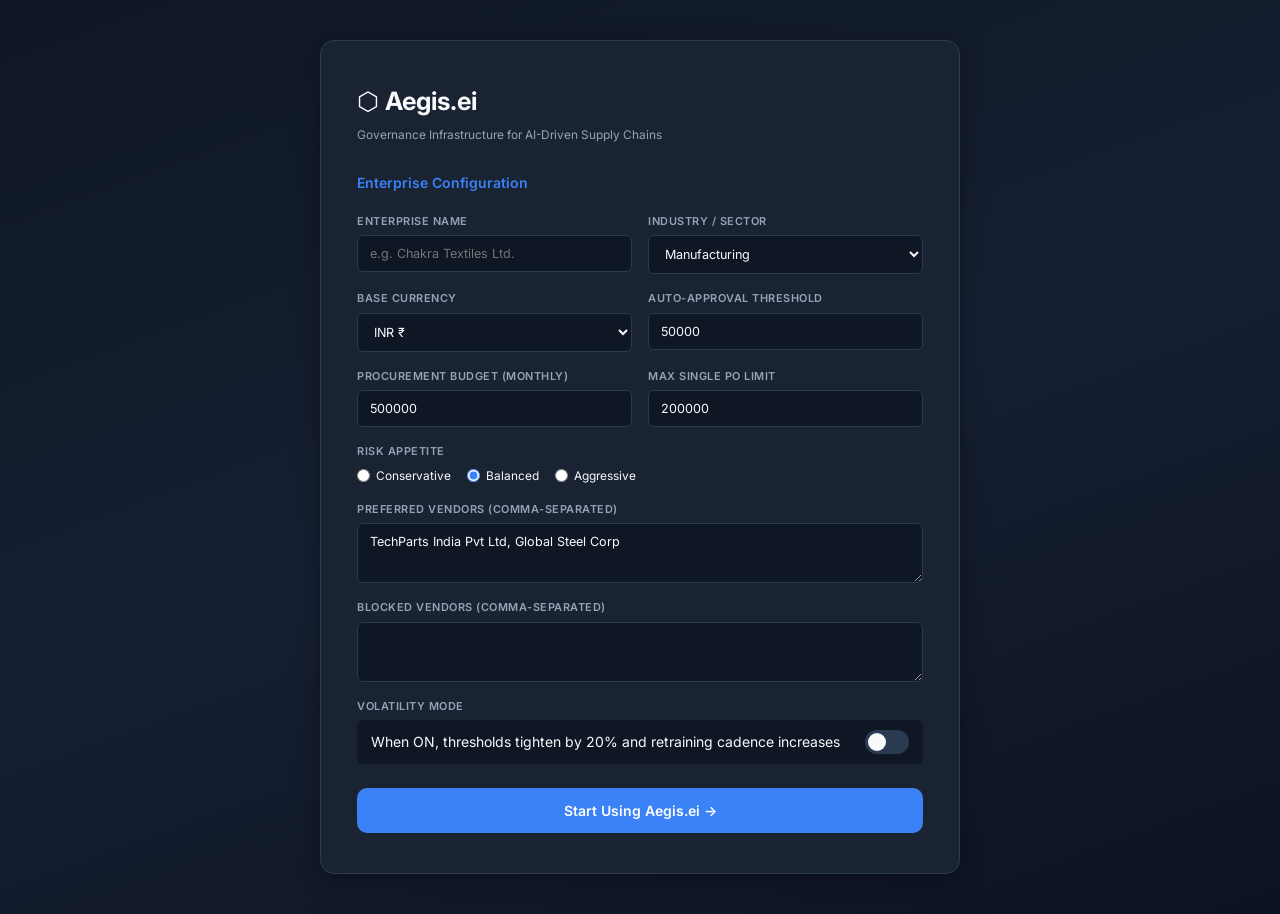
<file: index.html>
<!DOCTYPE html>
<html lang="en">
<head>
    <meta charset="UTF-8">
    <meta name="viewport" content="width=device-width, initial-scale=1.0">
    <title>Aegis.ei — Governance Infrastructure for AI-Driven Supply Chains</title>
    <meta name="description" content="Aegis.ei is a governance and control layer between AI tools and enterprise ERP/supply chain systems.">
    <link rel="stylesheet" href="styles.css">
</head>
<body>

<!-- ═══════════════════════════════════════════════════════════════════
     SETUP SCREEN (one-time, localStorage-gated)
     ═══════════════════════════════════════════════════════════════════ -->
<div id="setupScreen">
    <div class="setup-card">
        <h1>⬡ Aegis.ei</h1>
        <p class="tagline">Governance Infrastructure for AI-Driven Supply Chains</p>
        <h2>Enterprise Configuration</h2>

        <div class="form-grid">
            <div class="form-group">
                <label for="cfgName">Enterprise Name</label>
                <input type="text" id="cfgName" placeholder="e.g. Chakra Textiles Ltd.">
            </div>
            <div class="form-group">
                <label for="cfgIndustry">Industry / Sector</label>
                <select id="cfgIndustry">
                    <option value="Manufacturing">Manufacturing</option>
                    <option value="Retail">Retail</option>
                    <option value="FMCG">FMCG</option>
                    <option value="Pharmaceuticals">Pharmaceuticals</option>
                    <option value="Logistics">Logistics</option>
                    <option value="Other">Other</option>
                </select>
            </div>
            <div class="form-group">
                <label for="cfgCurrency">Base Currency</label>
                <select id="cfgCurrency">
                    <option value="INR">INR ₹</option>
                    <option value="USD">USD $</option>
                    <option value="EUR">EUR €</option>
                </select>
            </div>
            <div class="form-group">
                <label for="cfgThreshold">Auto-Approval Threshold</label>
                <input type="number" id="cfgThreshold" placeholder="50000" value="50000">
            </div>
            <div class="form-group">
                <label for="cfgBudget">Procurement Budget (Monthly)</label>
                <input type="number" id="cfgBudget" placeholder="500000" value="500000">
            </div>
            <div class="form-group">
                <label for="cfgMaxPO">Max Single PO Limit</label>
                <input type="number" id="cfgMaxPO" placeholder="200000" value="200000">
            </div>
            <div class="form-group full-width">
                <label>Risk Appetite</label>
                <div class="radio-group">
                    <label><input type="radio" name="cfgRiskAppetite" value="conservative"> Conservative</label>
                    <label><input type="radio" name="cfgRiskAppetite" value="balanced" checked> Balanced</label>
                    <label><input type="radio" name="cfgRiskAppetite" value="aggressive"> Aggressive</label>
                </div>
            </div>
            <div class="form-group full-width">
                <label for="cfgPreferred">Preferred Vendors (comma-separated)</label>
                <textarea id="cfgPreferred" placeholder="TechParts India Pvt Ltd, Global Steel Corp">TechParts India Pvt Ltd, Global Steel Corp</textarea>
            </div>
            <div class="form-group full-width">
                <label for="cfgBlocked">Blocked Vendors (comma-separated)</label>
                <textarea id="cfgBlocked" placeholder=""></textarea>
            </div>
            <div class="form-group full-width">
                <label>Volatility Mode</label>
                <div class="toggle-row">
                    <span>When ON, thresholds tighten by 20% and retraining cadence increases</span>
                    <label class="toggle-switch">
                        <input type="checkbox" id="cfgVolatility">
                        <span class="toggle-slider"></span>
                    </label>
                </div>
            </div>
        </div>

        <button class="btn-primary" onclick="saveEnterpriseConfig()">Start Using Aegis.ei →</button>
    </div>
</div>

<!-- ═══════════════════════════════════════════════════════════════════
     MAIN APPLICATION
     ═══════════════════════════════════════════════════════════════════ -->
<div id="mainApp">

    <!-- Header -->
    <header class="app-header">
        <div class="header-left">
            <div>
                <div class="logo-text">⬡ Aegis.ei</div>
                <div class="logo-tagline">Governance Infrastructure for AI-Driven Supply Chains</div>
            </div>
        </div>
        <div class="header-center">
            <div class="enterprise-name" id="headerEntName">Enterprise</div>
        </div>
        <div class="header-right">
            <span class="agent-badge" id="agentBadge">
                <span class="dot"></span> AI Agent Active
            </span>
            <button class="settings-btn" onclick="openSettings()" title="Edit Settings">⚙️</button>
            <button class="kill-switch" id="killSwitch" onclick="toggleAgentPause()">⏸ Pause AI Agent</button>
        </div>
    </header>

    <!-- Pause Banner -->
    <div class="pause-banner" id="pauseBanner">
        ⚠️ AI Agent is PAUSED. All decisions require human approval. Autonomy set to T1 across all workflows.
    </div>

    <!-- Navigation Tabs -->
    <nav class="nav-tabs">
        <button class="nav-tab active" data-tab="workflow" onclick="showTab('workflow')">Workflow Designer</button>
        <button class="nav-tab" data-tab="decisions" onclick="showTab('decisions')">Manager Decisions</button>
        <button class="nav-tab" data-tab="audit" onclick="showTab('audit')">Audit Ledger</button>
        <button class="nav-tab" data-tab="metrics" onclick="showTab('metrics')">Metrics & Intelligence</button>
        <button class="nav-tab" data-tab="mlloop" onclick="showTab('mlloop')">Enterprise Intelligence</button>
    </nav>

    <!-- ═══════════════ TAB 1 — WORKFLOW DESIGNER ══════════════════ -->
    <div id="tab-workflow" class="tab-panel active">
        <div class="workflow-card">
            <h2>Purchase Order Approval Workflow</h2>
            <p class="subtitle">Visual flow of how decisions move through the Aegis.ei governance layer</p>

            <div class="workflow-flow">
                <div class="wf-step">
                    <div class="step-role">👤 Employee / Buyer</div>
                    <div class="step-name">Submit PO Request</div>
                    <span class="tier-badge tier-t0">T0 Manual</span>
                </div>
                <span class="wf-arrow">→</span>
                <div class="wf-step">
                    <div class="step-role">💾 ERP System</div>
                    <div class="step-name">Auto-Generated PO</div>
                    <span class="tier-badge tier-t0">T0 Manual</span>
                </div>
                <span class="wf-arrow">→</span>
                <div class="wf-step" style="border-color: var(--accent);">
                    <div class="step-role">🛡️ Aegis.ei Middleware</div>
                    <div class="step-name">Intercepts & Governs</div>
                    <span class="tier-badge tier-t1">T1–T3 Dynamic</span>
                </div>
                <span class="wf-arrow">→</span>
                <div class="wf-step">
                    <div class="step-role">🤖 Joule AI Agent</div>
                    <div class="step-name">Pre-Screen PO</div>
                    <span class="tier-badge tier-t3" id="wfAgentBadge">T3 Auto-Execute</span>
                </div>
                <span class="wf-arrow">→</span>
                <div class="wf-step">
                    <div class="step-role">📊 Risk Engine</div>
                    <div class="step-name">Calculate Risk Score</div>
                    <span class="tier-badge tier-t2">T2 Co-Decide</span>
                </div>
                <span class="wf-arrow">→</span>
                <div class="wf-branch">
                    <span>▼</span>
                    <span style="font-size:.65rem;">LOW / MED → T3&nbsp;&nbsp;|&nbsp;&nbsp;HIGH / CRIT → T1</span>
                </div>
                <span class="wf-arrow">→</span>
                <div class="wf-step">
                    <div class="step-role">💾 ERP Booking</div>
                    <div class="step-name">PO Confirmed</div>
                    <span class="tier-badge tier-t0">T0 System</span>
                </div>
            </div>
        </div>

        <!-- Tier Definitions -->
        <div class="tier-grid">
            <div class="tier-card">
                <h4><span class="tier-badge tier-t0">T0</span> Manual Only</h4>
                <p>AI is completely disabled. All decisions made by humans. Use: sensitive negotiations, blocked vendors, legal holds.</p>
            </div>
            <div class="tier-card">
                <h4><span class="tier-badge tier-t1">T1</span> Suggest Mode</h4>
                <p>AI analyzes and recommends. Human must manually approve, modify, or reject. AI has no execution power.</p>
            </div>
            <div class="tier-card">
                <h4><span class="tier-badge tier-t2">T2</span> Co-Decide Mode</h4>
                <p>AI prepares the action for human confirmation. Decision queues with a countdown. Human confirms or overrides.</p>
            </div>
            <div class="tier-card">
                <h4><span class="tier-badge tier-t3">T3</span> Auto-Execute Mode</h4>
                <p>AI evaluates all rules and auto-approves if conditions are met. Notification sent. Routine, low-risk POs from trusted vendors.</p>
            </div>
        </div>

        <!-- Delegation Contract Panel -->
        <div class="delegation-panel">
            <h3>Delegation Contract Summary</h3>
            <div class="delegation-grid" id="delegationGrid">
                <!-- Filled by JS -->
            </div>
            <div class="delegation-warning">
                ⚠️ VIP / Preferred vendors still require co-decision (T2) for amounts above the Max PO Limit.
            </div>
        </div>
    </div>

    <!-- ═══════════════ TAB 2 — MANAGER DECISIONS ═════════════════ -->
    <div id="tab-decisions" class="tab-panel">
        <div id="riskAlertBanner"></div>
        <h2 style="margin-bottom: 18px;">Live Decision Queue</h2>
        <div id="poContainer">
            <!-- PO cards rendered by JS -->
        </div>
    </div>

    <!-- ═══════════════ TAB 3 — AUDIT LEDGER ══════════════════════ -->
    <div id="tab-audit" class="tab-panel">
        <h2 style="margin-bottom: 18px;">📋 Accountability Ledger</h2>
        <div class="audit-controls" id="auditControls">
            <button class="audit-filter active" data-filter="all" onclick="filterAudit('all')">All</button>
            <button class="audit-filter" data-filter="ai" onclick="filterAudit('ai')">AI Actions</button>
            <button class="audit-filter" data-filter="manager" onclick="filterAudit('manager')">Manager Decisions</button>
            <button class="audit-filter" data-filter="override" onclick="filterAudit('override')">Overrides Only</button>
            <button class="audit-filter" data-filter="system" onclick="filterAudit('system')">System Events</button>
        </div>
        <div id="auditContainer"></div>
    </div>

    <!-- ═══════════════ TAB 4 — METRICS & INTELLIGENCE ════════════ -->
    <div id="tab-metrics" class="tab-panel">
        <h2 style="margin-bottom: 18px;">📊 Metrics & Intelligence</h2>

        <div class="kpi-grid" id="kpiGrid">
            <!-- 6 KPI cards rendered by JS -->
        </div>

        <div id="teamingHealth"></div>

        <div class="charts-row">
            <div class="chart-card">
                <h3>Risk Distribution</h3>
                <div id="riskDistChart"></div>
            </div>
            <div class="chart-card">
                <h3>Autonomy Tier Usage</h3>
                <div id="tierUsageChart"></div>
            </div>
        </div>

        <div class="chart-card" id="justifyAnalysis" style="display:none;">
            <h3>Override Justification Analysis</h3>
            <div id="justifyTableContainer"></div>
        </div>
    </div>

    <!-- ═══════════════ TAB 5 — ENTERPRISE INTELLIGENCE (ML) ══════ -->
    <div id="tab-mlloop" class="tab-panel">
        <div class="ml-header">
            <h2>🧠 Enterprise Intelligence Loop</h2>
            <p class="subtitle" id="mlSubtitle">Aegis.ei learns from your team's decisions to continuously refine risk thresholds and governance policies.</p>
        </div>

        <!-- A) Learning Configuration -->
        <div class="ml-section">
            <h3>⚙️ Learning Configuration</h3>
            <div id="volatilityAlert"></div>
            <div class="cadence-options" id="cadenceOptions">
                <label class="cadence-option active" onclick="setCadence(this)">
                    <input type="radio" name="cadence" value="realtime" checked> Real-time (every decision)
                </label>
                <label class="cadence-option" onclick="setCadence(this)">
                    <input type="radio" name="cadence" value="weekly"> Weekly
                </label>
                <label class="cadence-option" onclick="setCadence(this)">
                    <input type="radio" name="cadence" value="monthly"> Monthly
                </label>
                <label class="cadence-option" onclick="setCadence(this)">
                    <input type="radio" name="cadence" value="trigger"> On Trigger (override &gt; 60%)
                </label>
            </div>
            <p class="learn-status" id="cadenceLabel">Current mode: Real-time</p>
        </div>

        <!-- B) Run Learning -->
        <div class="ml-section">
            <h3>🚀 Run Learning Cycle</h3>
            <button class="btn-learn" id="btnLearn" onclick="runLearning()">🧠 Run Enterprise Intelligence Cycle</button>
            <p class="learn-status" id="learnStatus"></p>
        </div>

        <!-- C) Results -->
        <div class="ml-section" id="mlResults" style="display:none;">
            <h3>📈 Learning Results</h3>
            <div class="results-panel" id="resultsPanel"></div>
        </div>

        <!-- D) Risk Predictions -->
        <div class="ml-section">
            <h3>🔮 Predicted Risk for Incoming POs</h3>
            <p style="font-size:.82rem;color:var(--text-sec);margin-bottom:14px;">Based on current model and enterprise patterns</p>
            <div class="predictions-grid" id="predictionsGrid"></div>
        </div>
    </div>

</div><!-- /mainApp -->

<!-- ═══════════════════════════════════════════════════════════════════
     MODAL: Modify Amount
     ═══════════════════════════════════════════════════════════════════ -->
<div class="modal-overlay" id="modifyModal">
    <div class="modal-card">
        <h3>✏️ Modify Purchase Order Amount</h3>
        <p class="modal-subtitle">Adjust the amount and confirm before booking in ERP.</p>
        <div class="modal-row">
            <span class="modal-label">PO ID:</span>
            <span class="modal-value" id="modModalPoId"></span>
        </div>
        <div class="modal-row">
            <span class="modal-label">Current Amount:</span>
            <span class="modal-value" id="modModalCurrent"></span>
        </div>
        <div class="modal-row">
            <label class="modal-label" for="modModalNewAmt">New Amount:</label>
            <input type="number" class="modal-input" id="modModalNewAmt" oninput="updateModifyPreview()">
        </div>
        <div class="modal-row">
            <span class="modal-label">New Amount Preview:</span>
            <span class="modal-value" id="modModalPreview" style="color:var(--accent);font-weight:700;">—</span>
        </div>
        <div class="modal-actions">
            <button class="btn btn-secondary" onclick="closeModifyModal()">Cancel</button>
            <button class="btn btn-approve" onclick="confirmModifyAmount()">✅ Save & Approve</button>
        </div>
    </div>
</div>

<!-- ═══════════════════════════════════════════════════════════════════
     MODAL: Override Justification
     ═══════════════════════════════════════════════════════════════════ -->
<div class="modal-overlay" id="justifyModal">
    <div class="modal-card" style="max-width:540px;">
        <h3>⚠️ Risk Override Justification</h3>
        <p class="modal-subtitle">You are approving a HIGH/CRITICAL risk PO. Please select your justification:</p>
        <div class="justify-warning" id="justifyWarning"></div>
        <div class="justify-checkboxes">
            <label><input type="checkbox" value="Conducted independent supplier verification"> Conducted independent supplier verification</label>
            <label><input type="checkbox" value="Received written assurance from supplier"> Received written assurance from supplier</label>
            <label><input type="checkbox" value="Confirmed with inventory team — stock critically low"> Confirmed with inventory team — stock critically low</label>
            <label><input type="checkbox" value="Approved by senior management verbally"> Approved by senior management verbally</label>
            <label><input type="checkbox" value="Price is significantly better than market rate"> Price is significantly better than market rate</label>
            <label><input type="checkbox" value="Supplier has mitigating history not reflected in system"> Supplier has mitigating history not reflected in system</label>
            <label><input type="checkbox" value="Emergency procurement — no alternatives available"> Emergency procurement — no alternatives available</label>
            <label>
                <input type="checkbox" value="Other" id="justifyOtherCheck"> Other
                <input type="text" class="other-text" id="justifyOtherText" placeholder="Describe…" style="display:none;">
            </label>
        </div>
        <div class="modal-actions">
            <button class="btn btn-secondary" onclick="closeJustifyModal()">Cancel</button>
            <button class="btn btn-approve" id="btnConfirmJustify" onclick="confirmApproveWithJustification()" disabled>✅ Confirm Approval with Justification</button>
        </div>
    </div>
</div>

<script src="app.js"></script>
</body>
</html>
</file>
<file: styles.css>
/* ═══════════════════════════════════════════════════════════════════════
   Aegis.ei — Design System
   Dark navy enterprise SaaS dashboard with Inter font
   ═══════════════════════════════════════════════════════════════════════ */

@import url('https://fonts.googleapis.com/css2?family=Inter:wght@400;500;600;700&display=swap');

/* ── Reset & Base ─────────────────────────────────────────────────── */
*, *::before, *::after { margin: 0; padding: 0; box-sizing: border-box; }

:root {
  --bg:          #0f1724;
  --surface:     #1a2332;
  --surface-alt: #1f2b3d;
  --border:      #2a3a50;
  --accent:      #3b82f6;
  --accent-glow: rgba(59,130,246,.25);
  --success:     #22c55e;
  --warning:     #f59e0b;
  --danger:      #ef4444;
  --critical:    #dc2626;
  --text:        #f8fafc;
  --text-sec:    #94a3b8;
  --text-dim:    #64748b;
  --radius:      10px;
  --radius-sm:   6px;
  --radius-lg:   14px;
  --shadow:      0 4px 24px rgba(0,0,0,.35);
  --transition:  .25s cubic-bezier(.4,0,.2,1);
}

html { font-size: 14px; }
body {
  font-family: 'Inter', system-ui, -apple-system, sans-serif;
  background: var(--bg);
  color: var(--text);
  line-height: 1.6;
  min-height: 100vh;
}

a { color: var(--accent); text-decoration: none; }

/* ── Scrollbar ────────────────────────────────────────────────────── */
::-webkit-scrollbar { width: 6px; }
::-webkit-scrollbar-track { background: var(--bg); }
::-webkit-scrollbar-thumb { background: var(--border); border-radius: 99px; }

/* ═══════════════════════════════════════════════════════════════════════
   SETUP SCREEN
   ═══════════════════════════════════════════════════════════════════════ */
#setupScreen {
  min-height: 100vh;
  display: flex;
  align-items: center;
  justify-content: center;
  padding: 40px 20px;
  background: linear-gradient(160deg, #0f1724 0%, #162033 50%, #0c1220 100%);
}
.setup-card {
  background: var(--surface);
  border: 1px solid var(--border);
  border-radius: var(--radius-lg);
  padding: 40px 36px;
  width: 100%;
  max-width: 640px;
  box-shadow: var(--shadow);
  animation: fadeIn .5s ease;
}
.setup-card h1 { font-size: 1.8rem; font-weight: 700; margin-bottom: 4px; }
.setup-card .tagline { color: var(--text-sec); font-size: .85rem; margin-bottom: 28px; }
.setup-card h2 { font-size: 1rem; font-weight: 600; color: var(--accent); margin-bottom: 18px; }

.form-grid {
  display: grid;
  grid-template-columns: 1fr 1fr;
  gap: 16px;
}
.form-group { display: flex; flex-direction: column; gap: 5px; }
.form-group.full-width { grid-column: 1 / -1; }
.form-group label { font-size: .78rem; font-weight: 600; color: var(--text-sec); text-transform: uppercase; letter-spacing: .5px; }
.form-group input,
.form-group select,
.form-group textarea {
  background: var(--bg);
  border: 1px solid var(--border);
  border-radius: var(--radius-sm);
  padding: 10px 12px;
  color: var(--text);
  font-family: inherit;
  font-size: .9rem;
  transition: border var(--transition);
}
.form-group input:focus,
.form-group select:focus,
.form-group textarea:focus {
  outline: none;
  border-color: var(--accent);
  box-shadow: 0 0 0 3px var(--accent-glow);
}
.form-group textarea { resize: vertical; min-height: 60px; }

/* Radio group */
.radio-group { display: flex; gap: 16px; flex-wrap: wrap; }
.radio-group label {
  display: flex; align-items: center; gap: 6px;
  font-size: .85rem; color: var(--text); cursor: pointer;
  text-transform: none; letter-spacing: 0; font-weight: 400;
}
.radio-group input[type="radio"] { accent-color: var(--accent); }

/* Toggle */
.toggle-row {
  display: flex; align-items: center; justify-content: space-between;
  background: var(--bg); border-radius: var(--radius-sm);
  padding: 10px 14px;
}
.toggle-switch { position: relative; width: 44px; height: 24px; }
.toggle-switch input { opacity: 0; width: 0; height: 0; }
.toggle-slider {
  position: absolute; inset: 0; background: var(--border);
  border-radius: 99px; cursor: pointer; transition: var(--transition);
}
.toggle-slider::before {
  content: ''; position: absolute; left: 3px; top: 3px;
  width: 18px; height: 18px; border-radius: 50%;
  background: var(--text); transition: var(--transition);
}
.toggle-switch input:checked + .toggle-slider { background: var(--accent); }
.toggle-switch input:checked + .toggle-slider::before { transform: translateX(20px); }

.btn-primary {
  background: var(--accent);
  color: #fff;
  border: none;
  padding: 14px 28px;
  border-radius: var(--radius);
  font-family: inherit;
  font-size: 1rem;
  font-weight: 600;
  cursor: pointer;
  transition: var(--transition);
  margin-top: 24px;
  width: 100%;
}
.btn-primary:hover { background: #2563eb; transform: translateY(-1px); box-shadow: 0 6px 20px var(--accent-glow); }

/* ═══════════════════════════════════════════════════════════════════════
   MAIN APP LAYOUT
   ═══════════════════════════════════════════════════════════════════════ */
#mainApp { display: none; }
#mainApp.visible { display: block; animation: fadeIn .4s ease; }

/* ── Header ───────────────────────────────────────────────────────── */
.app-header {
  display: flex; align-items: center; justify-content: space-between;
  padding: 16px 32px;
  background: var(--surface);
  border-bottom: 1px solid var(--border);
}
.header-left { display: flex; align-items: center; gap: 12px; }
.logo-text {
  font-size: 1.35rem; font-weight: 700;
  background: linear-gradient(135deg, var(--accent), #60a5fa);
  -webkit-background-clip: text; -webkit-text-fill-color: transparent;
  background-clip: text;
}
.logo-tagline { font-size: .7rem; color: var(--text-dim); max-width: 220px; line-height: 1.3; }

.header-center { text-align: center; }
.enterprise-name { font-size: 1.05rem; font-weight: 600; color: var(--text); }

.header-right { display: flex; align-items: center; gap: 12px; }
.agent-badge {
  display: inline-flex; align-items: center; gap: 6px;
  padding: 6px 14px; border-radius: 99px;
  font-size: .75rem; font-weight: 600;
  background: rgba(34,197,94,.15); color: var(--success);
  border: 1px solid rgba(34,197,94,.3);
}
.agent-badge.paused {
  background: rgba(239,68,68,.15); color: var(--danger);
  border-color: rgba(239,68,68,.3);
}
.agent-badge .dot {
  width: 8px; height: 8px; border-radius: 50%;
  background: currentColor; animation: pulse 1.5s infinite;
}
.agent-badge.paused .dot { animation: none; }

.settings-btn {
  background: none; border: 1px solid var(--border);
  color: var(--text-sec); padding: 6px 10px; border-radius: var(--radius-sm);
  cursor: pointer; font-size: 1rem; transition: var(--transition);
}
.settings-btn:hover { border-color: var(--accent); color: var(--accent); }

.kill-switch {
  padding: 8px 18px; border: none; border-radius: var(--radius-sm);
  font-family: inherit; font-size: .8rem; font-weight: 600;
  cursor: pointer; transition: var(--transition);
  background: var(--danger); color: #fff;
}
.kill-switch:hover { background: #dc2626; transform: translateY(-1px); }
.kill-switch.resumed { background: var(--success); }
.kill-switch.resumed:hover { background: #16a34a; }

/* Pause banner */
.pause-banner {
  display: none;
  background: linear-gradient(90deg, #7f1d1d, #991b1b);
  color: #fecaca; padding: 12px 32px;
  font-size: .85rem; font-weight: 500; text-align: center;
  animation: slideDown .3s ease;
}
.pause-banner.visible { display: block; }

/* ── Navigation Tabs ──────────────────────────────────────────────── */
.nav-tabs {
  display: flex; gap: 0; overflow-x: auto;
  background: var(--surface);
  border-bottom: 1px solid var(--border);
  padding: 0 32px;
}
.nav-tab {
  background: none; border: none; border-bottom: 2px solid transparent;
  padding: 14px 22px; color: var(--text-sec);
  font-family: inherit; font-size: .85rem; font-weight: 500;
  cursor: pointer; white-space: nowrap; transition: var(--transition);
}
.nav-tab:hover { color: var(--text); }
.nav-tab.active { color: var(--accent); border-bottom-color: var(--accent); }

/* ── Tab Content ──────────────────────────────────────────────────── */
.tab-panel { display: none; padding: 28px 32px; animation: fadeIn .3s ease; }
.tab-panel.active { display: block; }

/* ═══════════════════════════════════════════════════════════════════════
   TAB 1 — WORKFLOW DESIGNER
   ═══════════════════════════════════════════════════════════════════════ */
.workflow-card {
  background: var(--surface);
  border: 1px solid var(--border);
  border-radius: var(--radius-lg);
  padding: 32px;
  margin-bottom: 24px;
}
.workflow-card h2 { font-size: 1.15rem; margin-bottom: 6px; }
.workflow-card .subtitle { color: var(--text-sec); font-size: .82rem; margin-bottom: 28px; }

.workflow-flow {
  display: flex; align-items: center; gap: 8px;
  overflow-x: auto; padding: 8px 0;
}
.wf-step {
  flex: 0 0 auto; min-width: 155px;
  background: var(--surface-alt);
  border: 1px solid var(--border);
  border-radius: var(--radius);
  padding: 18px 16px; text-align: center;
  transition: var(--transition);
}
.wf-step:hover { border-color: var(--accent); box-shadow: 0 0 0 3px var(--accent-glow); }
.wf-step .step-role { font-size: .68rem; text-transform: uppercase; color: var(--text-dim); font-weight: 600; margin-bottom: 6px; letter-spacing: .5px; }
.wf-step .step-name { font-size: .85rem; font-weight: 600; margin-bottom: 10px; }
.wf-arrow { color: var(--text-dim); font-size: 1.3rem; flex-shrink: 0; }
.wf-branch { display: flex; flex-direction: column; gap: 6px; align-items: center; font-size: .75rem; color: var(--text-dim); }

/* Tier badges */
.tier-badge {
  display: inline-block; padding: 3px 10px; border-radius: 99px;
  font-size: .68rem; font-weight: 600; letter-spacing: .3px;
}
.tier-t0 { background: rgba(100,116,139,.2); color: #94a3b8; border: 1px solid rgba(100,116,139,.35); }
.tier-t1 { background: rgba(59,130,246,.15); color: #60a5fa; border: 1px solid rgba(59,130,246,.3); }
.tier-t2 { background: rgba(245,158,11,.15); color: #fbbf24; border: 1px solid rgba(245,158,11,.3); }
.tier-t3 { background: rgba(34,197,94,.15); color: #4ade80; border: 1px solid rgba(34,197,94,.3); }

/* Tier cards */
.tier-grid { display: grid; grid-template-columns: repeat(auto-fit, minmax(260px, 1fr)); gap: 16px; margin-bottom: 24px; }
.tier-card {
  background: var(--surface-alt);
  border: 1px solid var(--border);
  border-radius: var(--radius);
  padding: 20px;
}
.tier-card h4 { font-size: .9rem; margin-bottom: 6px; display: flex; align-items: center; gap: 8px; }
.tier-card p { font-size: .8rem; color: var(--text-sec); line-height: 1.5; }

/* Delegation panel */
.delegation-panel {
  background: var(--surface-alt);
  border: 1px solid var(--border);
  border-radius: var(--radius);
  padding: 20px 24px;
}
.delegation-panel h3 { font-size: .95rem; margin-bottom: 14px; }
.delegation-grid {
  display: grid; grid-template-columns: repeat(auto-fit, minmax(200px, 1fr));
  gap: 10px; margin-bottom: 14px;
}
.deleg-item { font-size: .8rem; color: var(--text-sec); }
.deleg-item strong { color: var(--text); }
.delegation-warning {
  background: rgba(245,158,11,.1);
  border: 1px solid rgba(245,158,11,.3);
  border-radius: var(--radius-sm);
  padding: 10px 14px; font-size: .78rem; color: #fbbf24;
}

/* ═══════════════════════════════════════════════════════════════════════
   TAB 2 — MANAGER DECISIONS (LIVE QUEUE)
   ═══════════════════════════════════════════════════════════════════════ */
.risk-alert-banner {
  background: rgba(239,68,68,.1);
  border: 1px solid rgba(239,68,68,.3);
  border-radius: var(--radius);
  padding: 14px 20px;
  display: flex; align-items: center; gap: 12px;
  margin-bottom: 20px;
  font-size: .85rem; color: #fca5a5;
  animation: fadeIn .4s ease;
}
.risk-alert-banner .icon { font-size: 1.3rem; }

/* PO Card */
.po-card {
  background: var(--surface);
  border: 1px solid var(--border);
  border-radius: var(--radius-lg);
  padding: 24px;
  margin-bottom: 18px;
  animation: slideInRight .4s ease;
  transition: border var(--transition);
}
.po-card:hover { border-color: var(--accent); }
.po-card-header {
  display: flex; align-items: center; flex-wrap: wrap; gap: 10px;
  margin-bottom: 18px;
}
.po-id { font-size: 1.05rem; font-weight: 700; font-family: 'Courier New', monospace; }
.badge {
  display: inline-block; padding: 3px 10px; border-radius: 99px;
  font-size: .7rem; font-weight: 600; letter-spacing: .3px;
}
.badge-category { background: rgba(59,130,246,.12); color: #60a5fa; border: 1px solid rgba(59,130,246,.25); }
.risk-low { background: rgba(34,197,94,.12); color: #4ade80; border: 1px solid rgba(34,197,94,.25); }
.risk-medium { background: rgba(245,158,11,.12); color: #fbbf24; border: 1px solid rgba(245,158,11,.25); }
.risk-high { background: rgba(239,68,68,.12); color: #f87171; border: 1px solid rgba(239,68,68,.25); }
.risk-critical { background: rgba(220,38,38,.12); color: #fca5a5; border: 1px solid rgba(220,38,38,.25); animation: pulseBadge 1.5s infinite; }

/* Data context grid */
.data-context {
  background: var(--surface-alt);
  border: 1px solid var(--border);
  border-radius: var(--radius);
  padding: 16px 18px;
  margin-bottom: 16px;
}
.data-context-toggle {
  background: none; border: none; color: var(--text-sec);
  font-family: inherit; font-size: .78rem; font-weight: 600;
  cursor: pointer; display: flex; align-items: center; gap: 6px;
  margin-bottom: 12px; text-transform: uppercase; letter-spacing: .5px;
}
.data-context-toggle:hover { color: var(--accent); }
.data-grid {
  display: grid; grid-template-columns: 1fr 1fr; gap: 14px;
}
.data-source { }
.data-source h5 { font-size: .73rem; color: var(--text-dim); text-transform: uppercase; letter-spacing: .4px; margin-bottom: 6px; }
.data-row { display: flex; justify-content: space-between; font-size: .8rem; padding: 2px 0; }
.data-row .label { color: var(--text-sec); }
.data-row .value { color: var(--text); font-weight: 500; font-family: 'Courier New', monospace; }

/* Stars */
.stars { color: #f59e0b; letter-spacing: 1px; }
.stability-stable { color: var(--success); }
.stability-watch { color: var(--warning); }
.stability-critical { color: var(--danger); }

/* Risk score section */
.risk-score-section {
  background: var(--surface-alt);
  border: 1px solid var(--border);
  border-radius: var(--radius);
  padding: 16px 18px;
  margin-bottom: 16px;
}
.risk-score-header {
  display: flex; align-items: center; justify-content: space-between;
  margin-bottom: 12px;
}
.risk-score-value { font-size: 1.4rem; font-weight: 700; font-family: 'Courier New', monospace; }
.risk-bar-row {
  display: flex; align-items: center; gap: 10px;
  margin-bottom: 4px; font-size: .75rem;
}
.risk-bar-label { width: 130px; color: var(--text-sec); flex-shrink: 0; }
.risk-bar-track { flex: 1; height: 6px; background: var(--bg); border-radius: 99px; overflow: hidden; }
.risk-bar-fill { height: 100%; border-radius: 99px; transition: width .4s ease; }
.risk-bar-pts { width: 30px; text-align: right; color: var(--text-dim); font-family: 'Courier New', monospace; }
.risk-tier-reason { font-size: .78rem; color: var(--text-sec); margin-top: 10px; font-style: italic; }

/* AI recommendation */
.ai-recommendation {
  background: rgba(59,130,246,.08);
  border-left: 3px solid var(--accent);
  border-radius: 0 var(--radius) var(--radius) 0;
  padding: 16px 18px;
  margin-bottom: 16px;
}
.ai-recommendation h4 { font-size: .85rem; color: var(--accent); margin-bottom: 8px; display: flex; align-items: center; gap: 6px; }
.ai-recommendation .reasoning { font-size: .82rem; color: var(--text-sec); line-height: 1.6; }

/* Auto-approve notice */
.auto-approve-notice {
  background: rgba(34,197,94,.1); border: 1px solid rgba(34,197,94,.3);
  border-radius: var(--radius); padding: 14px 18px;
  margin-bottom: 16px;
  display: flex; align-items: center; justify-content: space-between;
  flex-wrap: wrap; gap: 10px;
}
.auto-approve-notice .text { font-size: .85rem; color: #4ade80; }
.countdown { font-family: 'Courier New', monospace; font-size: 1.1rem; font-weight: 700; color: var(--success); }
.btn-override {
  background: rgba(239,68,68,.15); border: 1px solid rgba(239,68,68,.3);
  color: #f87171; padding: 6px 14px; border-radius: var(--radius-sm);
  font-family: inherit; font-size: .78rem; font-weight: 600;
  cursor: pointer; transition: var(--transition);
}
.btn-override:hover { background: rgba(239,68,68,.25); }

/* Action buttons */
.po-actions {
  display: flex; gap: 10px; flex-wrap: wrap;
}
.btn {
  padding: 9px 18px; border: none; border-radius: var(--radius-sm);
  font-family: inherit; font-size: .82rem; font-weight: 600;
  cursor: pointer; transition: var(--transition);
  display: inline-flex; align-items: center; gap: 5px;
}
.btn:hover { transform: translateY(-1px); }
.btn-approve { background: var(--success); color: #fff; }
.btn-approve:hover { background: #16a34a; box-shadow: 0 4px 12px rgba(34,197,94,.3); }
.btn-modify { background: var(--warning); color: #422006; }
.btn-modify:hover { background: #d97706; }
.btn-reject { background: var(--danger); color: #fff; }
.btn-reject:hover { background: #dc2626; box-shadow: 0 4px 12px rgba(239,68,68,.3); }

/* ═══════════════════════════════════════════════════════════════════════
   TAB 3 — AUDIT LEDGER
   ═══════════════════════════════════════════════════════════════════════ */
.audit-controls {
  display: flex; gap: 10px; margin-bottom: 18px; flex-wrap: wrap;
}
.audit-filter {
  background: var(--surface-alt); border: 1px solid var(--border);
  color: var(--text-sec); padding: 7px 14px; border-radius: 99px;
  font-family: inherit; font-size: .78rem; font-weight: 500;
  cursor: pointer; transition: var(--transition);
}
.audit-filter:hover { border-color: var(--accent); color: var(--accent); }
.audit-filter.active { background: var(--accent); color: #fff; border-color: var(--accent); }

.audit-entry {
  background: var(--surface);
  border: 1px solid var(--border);
  border-left: 3px solid var(--accent);
  border-radius: 0 var(--radius) var(--radius) 0;
  padding: 14px 18px;
  margin-bottom: 10px;
  animation: fadeIn .3s ease;
}
.audit-entry .audit-ts { font-size: .72rem; color: var(--text-dim); margin-bottom: 4px; font-family: 'Courier New', monospace; }
.audit-entry .audit-desc { font-size: .85rem; color: var(--text); margin-bottom: 6px; }
.audit-entry .audit-meta { display: flex; gap: 8px; flex-wrap: wrap; }
.audit-badge {
  display: inline-block; padding: 2px 8px; border-radius: 99px;
  font-size: .68rem; font-weight: 600;
}
.audit-badge-ai { background: rgba(59,130,246,.15); color: #60a5fa; }
.audit-badge-manager { background: rgba(245,158,11,.15); color: #fbbf24; }
.audit-badge-system { background: rgba(100,116,139,.2); color: #94a3b8; }
.audit-badge-override { background: rgba(239,68,68,.15); color: #f87171; }
.audit-badge-config { background: rgba(139,92,246,.15); color: #a78bfa; }
.audit-justification { font-size: .75rem; color: var(--text-sec); margin-top: 6px; font-style: italic; }

.audit-empty { text-align: center; color: var(--text-dim); padding: 40px 0; font-size: .9rem; }

/* ═══════════════════════════════════════════════════════════════════════
   TAB 4 — METRICS & INTELLIGENCE
   ═══════════════════════════════════════════════════════════════════════ */
.kpi-grid {
  display: grid;
  grid-template-columns: repeat(auto-fit, minmax(180px, 1fr));
  gap: 14px; margin-bottom: 24px;
}
.kpi-card {
  background: var(--surface);
  border: 1px solid var(--border);
  border-radius: var(--radius);
  padding: 20px; text-align: center;
}
.kpi-value {
  font-size: 2rem; font-weight: 700; color: var(--accent);
  font-family: 'Courier New', monospace;
  margin-bottom: 4px;
}
.kpi-label { font-size: .75rem; color: var(--text-sec); text-transform: uppercase; letter-spacing: .5px; }

/* Charts */
.charts-row { display: grid; grid-template-columns: 1fr 1fr; gap: 16px; margin-bottom: 24px; }
.chart-card {
  background: var(--surface);
  border: 1px solid var(--border);
  border-radius: var(--radius);
  padding: 20px;
}
.chart-card h3 { font-size: .9rem; margin-bottom: 12px; }
.chart-bar-h { display: flex; height: 24px; border-radius: 99px; overflow: hidden; background: var(--bg); margin-bottom: 10px; }
.chart-segment { height: 100%; transition: width .4s ease; }
.chart-legend { display: flex; gap: 14px; flex-wrap: wrap; font-size: .72rem; color: var(--text-sec); }
.chart-legend-item { display: flex; align-items: center; gap: 5px; }
.chart-legend-dot { width: 8px; height: 8px; border-radius: 50%; }

/* Vertical bar chart */
.vbar-chart { display: flex; align-items: flex-end; gap: 12px; height: 120px; margin-bottom: 10px; }
.vbar-col { flex: 1; display: flex; flex-direction: column; align-items: center; }
.vbar-bar { width: 100%; border-radius: 4px 4px 0 0; transition: height .4s ease; min-height: 2px; }
.vbar-label { font-size: .65rem; color: var(--text-dim); margin-top: 6px; text-align: center; }
.vbar-count { font-size: .7rem; color: var(--text-sec); margin-bottom: 4px; font-family: 'Courier New', monospace; }

/* Teaming health */
.teaming-card {
  background: var(--surface);
  border: 1px solid var(--border);
  border-radius: var(--radius);
  padding: 28px; text-align: center;
  margin-bottom: 24px;
}
.teaming-icon { font-size: 3rem; margin-bottom: 10px; }
.teaming-label { font-size: 1rem; font-weight: 700; margin-bottom: 8px; }
.teaming-message { font-size: .85rem; color: var(--text-sec); line-height: 1.5; max-width: 600px; margin: 0 auto; }

/* Override justification analysis */
.justify-table {
  width: 100%; border-collapse: collapse; font-size: .8rem;
}
.justify-table th { text-align: left; color: var(--text-sec); padding: 6px 10px; border-bottom: 1px solid var(--border); }
.justify-table td { padding: 6px 10px; border-bottom: 1px solid var(--border); color: var(--text); }
.justify-table td:last-child { font-family: 'Courier New', monospace; text-align: right; }

/* ═══════════════════════════════════════════════════════════════════════
   TAB 5 — ENTERPRISE INTELLIGENCE (ML LOOP)
   ═══════════════════════════════════════════════════════════════════════ */
.ml-header {
  margin-bottom: 24px;
}
.ml-header h2 { font-size: 1.15rem; margin-bottom: 4px; }
.ml-header .subtitle { color: var(--text-sec); font-size: .82rem; }

.ml-section {
  background: var(--surface);
  border: 1px solid var(--border);
  border-radius: var(--radius);
  padding: 22px;
  margin-bottom: 18px;
}
.ml-section h3 { font-size: .95rem; margin-bottom: 14px; display: flex; align-items: center; gap: 8px; }

.cadence-options { display: flex; flex-wrap: wrap; gap: 10px; }
.cadence-option {
  background: var(--surface-alt); border: 1px solid var(--border);
  padding: 8px 16px; border-radius: var(--radius-sm);
  font-size: .8rem; color: var(--text-sec); cursor: pointer;
  transition: var(--transition); display: flex; align-items: center; gap: 6px;
}
.cadence-option:hover { border-color: var(--accent); color: var(--accent); }
.cadence-option.active { background: rgba(59,130,246,.15); color: var(--accent); border-color: var(--accent); }
.cadence-option input { display: none; }

.btn-learn {
  background: linear-gradient(135deg, var(--accent), #6366f1);
  color: #fff; border: none; padding: 12px 28px;
  border-radius: var(--radius); font-family: inherit;
  font-size: .9rem; font-weight: 600;
  cursor: pointer; transition: var(--transition);
  display: inline-flex; align-items: center; gap: 8px;
}
.btn-learn:hover { transform: translateY(-1px); box-shadow: 0 6px 20px rgba(99,102,241,.3); }
.btn-learn:disabled { opacity: .5; cursor: not-allowed; transform: none; }

.learn-status { font-size: .82rem; color: var(--text-sec); margin-top: 10px; }

/* Results panel */
.results-panel { margin-top: 18px; }
.result-stat {
  display: flex; justify-content: space-between; padding: 8px 0;
  border-bottom: 1px solid var(--border); font-size: .85rem;
}
.result-stat .label { color: var(--text-sec); }
.result-stat .value { font-weight: 600; font-family: 'Courier New', monospace; }

.insights-list { list-style: none; margin-top: 12px; }
.insights-list li {
  padding: 8px 12px; margin-bottom: 6px; font-size: .82rem; color: var(--text-sec);
  background: var(--surface-alt); border-radius: var(--radius-sm);
  border-left: 3px solid var(--accent);
}

.recommendation-card {
  background: var(--surface-alt); border: 1px solid var(--border);
  border-radius: var(--radius);
  padding: 14px 18px; margin-bottom: 10px;
  display: flex; justify-content: space-between; align-items: center;
  flex-wrap: wrap; gap: 10px;
}
.recommendation-card .text { font-size: .82rem; color: var(--text); flex: 1; }
.recommendation-actions { display: flex; gap: 6px; }
.btn-sm {
  padding: 5px 12px; border: none; border-radius: var(--radius-sm);
  font-family: inherit; font-size: .72rem; font-weight: 600;
  cursor: pointer; transition: var(--transition);
}
.btn-accept { background: var(--success); color: #fff; }
.btn-dismiss { background: var(--surface); border: 1px solid var(--border); color: var(--text-sec); }

/* Predictions */
.predictions-grid {
  display: grid; grid-template-columns: repeat(auto-fit, minmax(200px, 1fr));
  gap: 12px; margin-top: 14px;
}
.prediction-card {
  background: var(--surface-alt); border: 1px solid var(--border);
  border-radius: var(--radius); padding: 14px 16px;
}
.prediction-card .po-id-sm { font-size: .78rem; font-weight: 600; color: var(--text-dim); }
.prediction-card .pred-risk { font-size: 1.1rem; font-weight: 700; font-family: 'Courier New', monospace; }

/* Volatility warning */
.volatility-warning {
  background: rgba(245,158,11,.1); border: 1px solid rgba(245,158,11,.3);
  border-radius: var(--radius-sm); padding: 10px 14px;
  font-size: .78rem; color: #fbbf24; margin-bottom: 14px;
}

/* ═══════════════════════════════════════════════════════════════════════
   MODALS
   ═══════════════════════════════════════════════════════════════════════ */
.modal-overlay {
  position: fixed; inset: 0;
  background: rgba(15, 23, 36, .7);
  backdrop-filter: blur(4px);
  display: none; align-items: center; justify-content: center;
  z-index: 1000;
  animation: fadeIn .2s ease;
}
.modal-overlay.visible { display: flex; }
.modal-card {
  background: var(--surface);
  border: 1px solid var(--border);
  border-radius: var(--radius-lg);
  padding: 28px 32px;
  max-width: 500px; width: 92%;
  box-shadow: 0 20px 60px rgba(0,0,0,.5);
  animation: scaleIn .25s ease;
}
.modal-card h3 { font-size: 1.1rem; margin-bottom: 4px; }
.modal-card .modal-subtitle { color: var(--text-sec); font-size: .82rem; margin-bottom: 18px; }
.modal-row { display: flex; justify-content: space-between; align-items: center; margin-bottom: 10px; gap: 10px; }
.modal-label { font-size: .8rem; font-weight: 600; color: var(--text-sec); }
.modal-value { font-size: .85rem; color: var(--text); font-family: 'Courier New', monospace; }
.modal-input {
  flex: 1; background: var(--bg); border: 1px solid var(--border);
  border-radius: var(--radius-sm); padding: 8px 12px;
  color: var(--text); font-family: inherit; font-size: .9rem;
}
.modal-input:focus { outline: none; border-color: var(--accent); box-shadow: 0 0 0 3px var(--accent-glow); }
.modal-actions { display: flex; justify-content: flex-end; gap: 10px; margin-top: 18px; }
.btn-secondary { background: var(--surface-alt); border: 1px solid var(--border); color: var(--text-sec); }
.btn-secondary:hover { border-color: var(--accent); color: var(--accent); }

/* Justification modal */
.justify-warning {
  background: rgba(239,68,68,.1); border: 1px solid rgba(239,68,68,.25);
  border-radius: var(--radius-sm); padding: 12px 14px;
  font-size: .82rem; color: #fca5a5; margin-bottom: 16px;
}
.justify-checkboxes { display: flex; flex-direction: column; gap: 8px; margin-bottom: 16px; }
.justify-checkboxes label {
  display: flex; align-items: flex-start; gap: 8px;
  font-size: .82rem; color: var(--text-sec); cursor: pointer;
}
.justify-checkboxes input[type="checkbox"] { accent-color: var(--accent); margin-top: 2px; }
.justify-checkboxes .other-text {
  background: var(--bg); border: 1px solid var(--border);
  border-radius: var(--radius-sm); padding: 6px 10px;
  color: var(--text); font-family: inherit; font-size: .82rem;
  width: 100%; margin-top: 4px;
}

/* ═══════════════════════════════════════════════════════════════════════
   LOADING SPINNER
   ═══════════════════════════════════════════════════════════════════════ */
.spinner {
  display: inline-block; width: 18px; height: 18px;
  border: 2px solid var(--border); border-top-color: var(--accent);
  border-radius: 50%; animation: spin .6s linear infinite;
  vertical-align: middle; margin-right: 8px;
}

/* ═══════════════════════════════════════════════════════════════════════
   ANIMATIONS
   ═══════════════════════════════════════════════════════════════════════ */
@keyframes fadeIn { from { opacity: 0; } to { opacity: 1; } }
@keyframes slideInRight { from { opacity: 0; transform: translateX(30px); } to { opacity: 1; transform: translateX(0); } }
@keyframes slideDown { from { opacity: 0; transform: translateY(-10px); } to { opacity: 1; transform: translateY(0); } }
@keyframes scaleIn { from { opacity: 0; transform: scale(.95); } to { opacity: 1; transform: scale(1); } }
@keyframes pulse { 0%, 100% { opacity: 1; } 50% { opacity: .4; } }
@keyframes pulseBadge { 0%, 100% { box-shadow: 0 0 0 0 rgba(220,38,38,.4); } 50% { box-shadow: 0 0 0 6px rgba(220,38,38,0); } }
@keyframes spin { to { transform: rotate(360deg); } }

/* ═══════════════════════════════════════════════════════════════════════
   RESPONSIVE
   ═══════════════════════════════════════════════════════════════════════ */
@media (max-width: 900px) {
  .app-header { flex-direction: column; gap: 10px; padding: 14px 20px; }
  .nav-tabs { padding: 0 16px; }
  .tab-panel { padding: 20px 16px; }
  .form-grid { grid-template-columns: 1fr; }
  .data-grid { grid-template-columns: 1fr; }
  .charts-row { grid-template-columns: 1fr; }
  .workflow-flow { flex-direction: column; }
  .wf-arrow { transform: rotate(90deg); }
  .kpi-grid { grid-template-columns: repeat(2, 1fr); }
}
@media (max-width: 600px) {
  .kpi-grid { grid-template-columns: 1fr; }
  .po-actions { flex-direction: column; }
}
</file>
